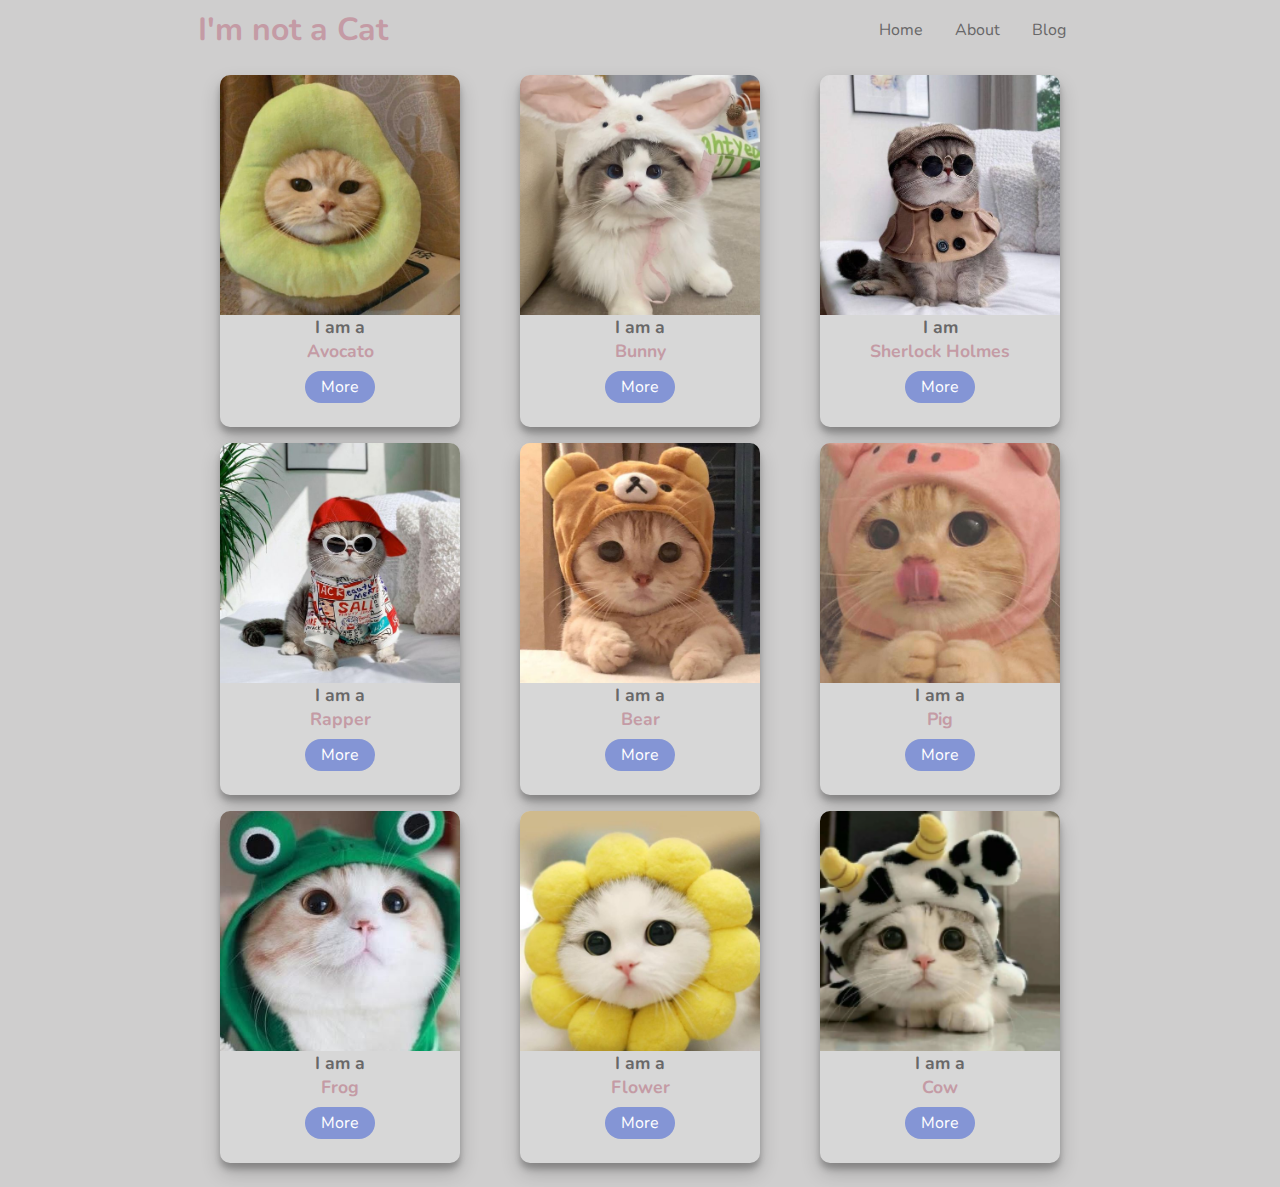
<file: index.html>
<!DOCTYPE html>
<html lang="pt-br">

<head>
    <meta charset="UTF-8" />
    <meta name="viewport" content="width=device-width, initial-scale=1.0" />
    <meta http-equiv="X-UA-Compatible" content="ie=edge" />
    <link rel="stylesheet" href="css/style.css" />
    <link rel="manifest" href="manifest.json" />
    <!-- ios support -->
    <link rel="apple-touch-icon" href="/img/icons/icon-72x72.png" />
    <link rel="apple-touch-icon" href="/img/icons/icon-96x96.png" />
    <link rel="apple-touch-icon" href="/img/icons/icon-128x128.png" />
    <link rel="apple-touch-icon" href="/img/icons/icon-144x144.png" />
    <link rel="apple-touch-icon" href="/img/icons/icon-152x152.png" />
    <link rel="apple-touch-icon" href="/img/icons/icon-192x192.png" />
    <link rel="apple-touch-icon" href="/img/icons/icon-384x384.png" />
    <link rel="apple-touch-icon" href="/img/icons/icon-512x512.png" />
    <meta name="apple-mobile-web-app-status-bar" content="#db4938" />
    <meta name="theme-color" content="#db4938" />
    <title>I'm not a cat</title>
</head>

<body>
    <main>
        <nav>
            <h1>I'm not a Cat</h1>
            <ul class="navbar">
                <li><a class="navbar--item" href="/">Home</a></li>
                <li><a class="navbar--item" href="/about.html">About</a></li>
                <li>Blog</li>
            </ul>
        </nav>
        <div class="container"></div>
    </main>

    <script src="js/app.js"></script>
</body>

</html>
</file>
<file: css/style.css>
@import url("https://fonts.googleapis.com/css?family=Nunito:400,700&display=swap");

* {
    margin: 0;
    padding: 0;
    box-sizing: border-box;
}

body {
    background: #a09f9f82;
    font-family: "Nunito", sans-serif;
    font-size: 1rem;
}

main {
    max-width: 900px;
    margin: auto;
    padding: 0.5rem;
    text-align: center;
}

nav {
    display: flex;
    justify-content: space-between;
    align-items: center;
}

a {
    margin-right: 1rem;
    color: #686768;
    text-decoration: none;
}

ul {
    list-style: none;
    display: flex;
    margin-bottom: 0.5rem;
}

li {
    margin-right: 1rem;
    color: #686768;
}

h1 {
    color: #c49ba5;
    margin-bottom: 0.5rem;
}

.container {
    display: grid;
    grid-template-columns: repeat(auto-fit, minmax(15rem, 1fr));
    grid-gap: 1rem;
    justify-content: center;
    align-items: center;
    margin: auto;
    padding: 1rem 0;
    justify-content: center;
}

.card {
    display: flex;
    align-items: center;
    flex-direction: column;
    width: 30rem auto;
    height: 22rem;
    background: #d7d7d7;
    box-shadow: 0 10px 20px rgb(0 0 0 / 19%), 0 6px 6px rgb(0 0 0 / 23%);
    border-radius: 10px;
    margin: auto;
    overflow: auto;
}


.card--avatar {
    width: 100%;
    height: 15rem;
    width: 15rem;
    object-fit: cover;
}

.card--title {
    color: #686768;
    font-weight: 700;
    font-size: 1.1rem;
    margin-bottom: 0rem;
    margin-top: 0rem;
}

.card--caption {
    color: #c49ba5;
    font-weight: 700;
    text-transform: capitalize;
    font-size: 1.1rem;
    margin-top: 0rem;
    margin-bottom: 0.5rem;
}

.card--link {
    text-decoration: none;
    background: #8495d5;
    color: #fff;
    padding: 0.3rem 1rem;
    border-radius: 20px;
    cursor: pointer;
    margin: initial;
}
</file>
